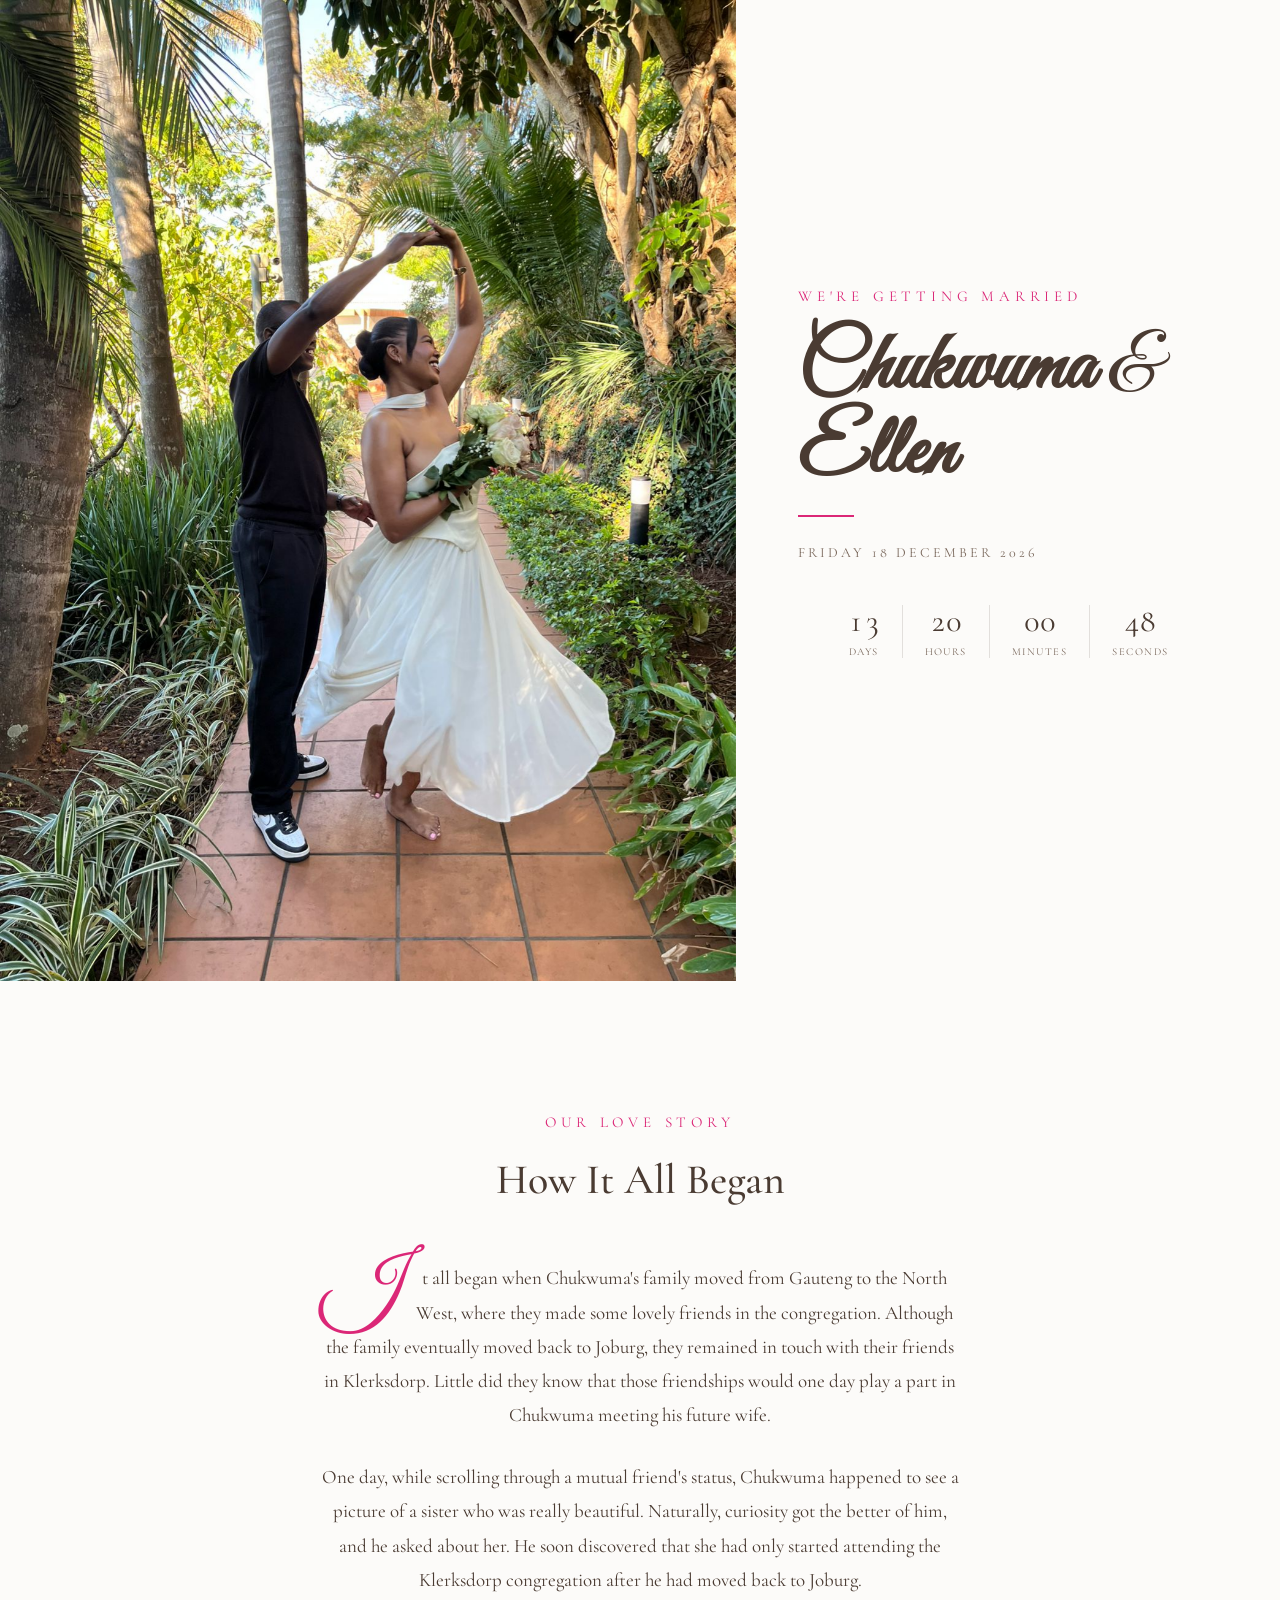
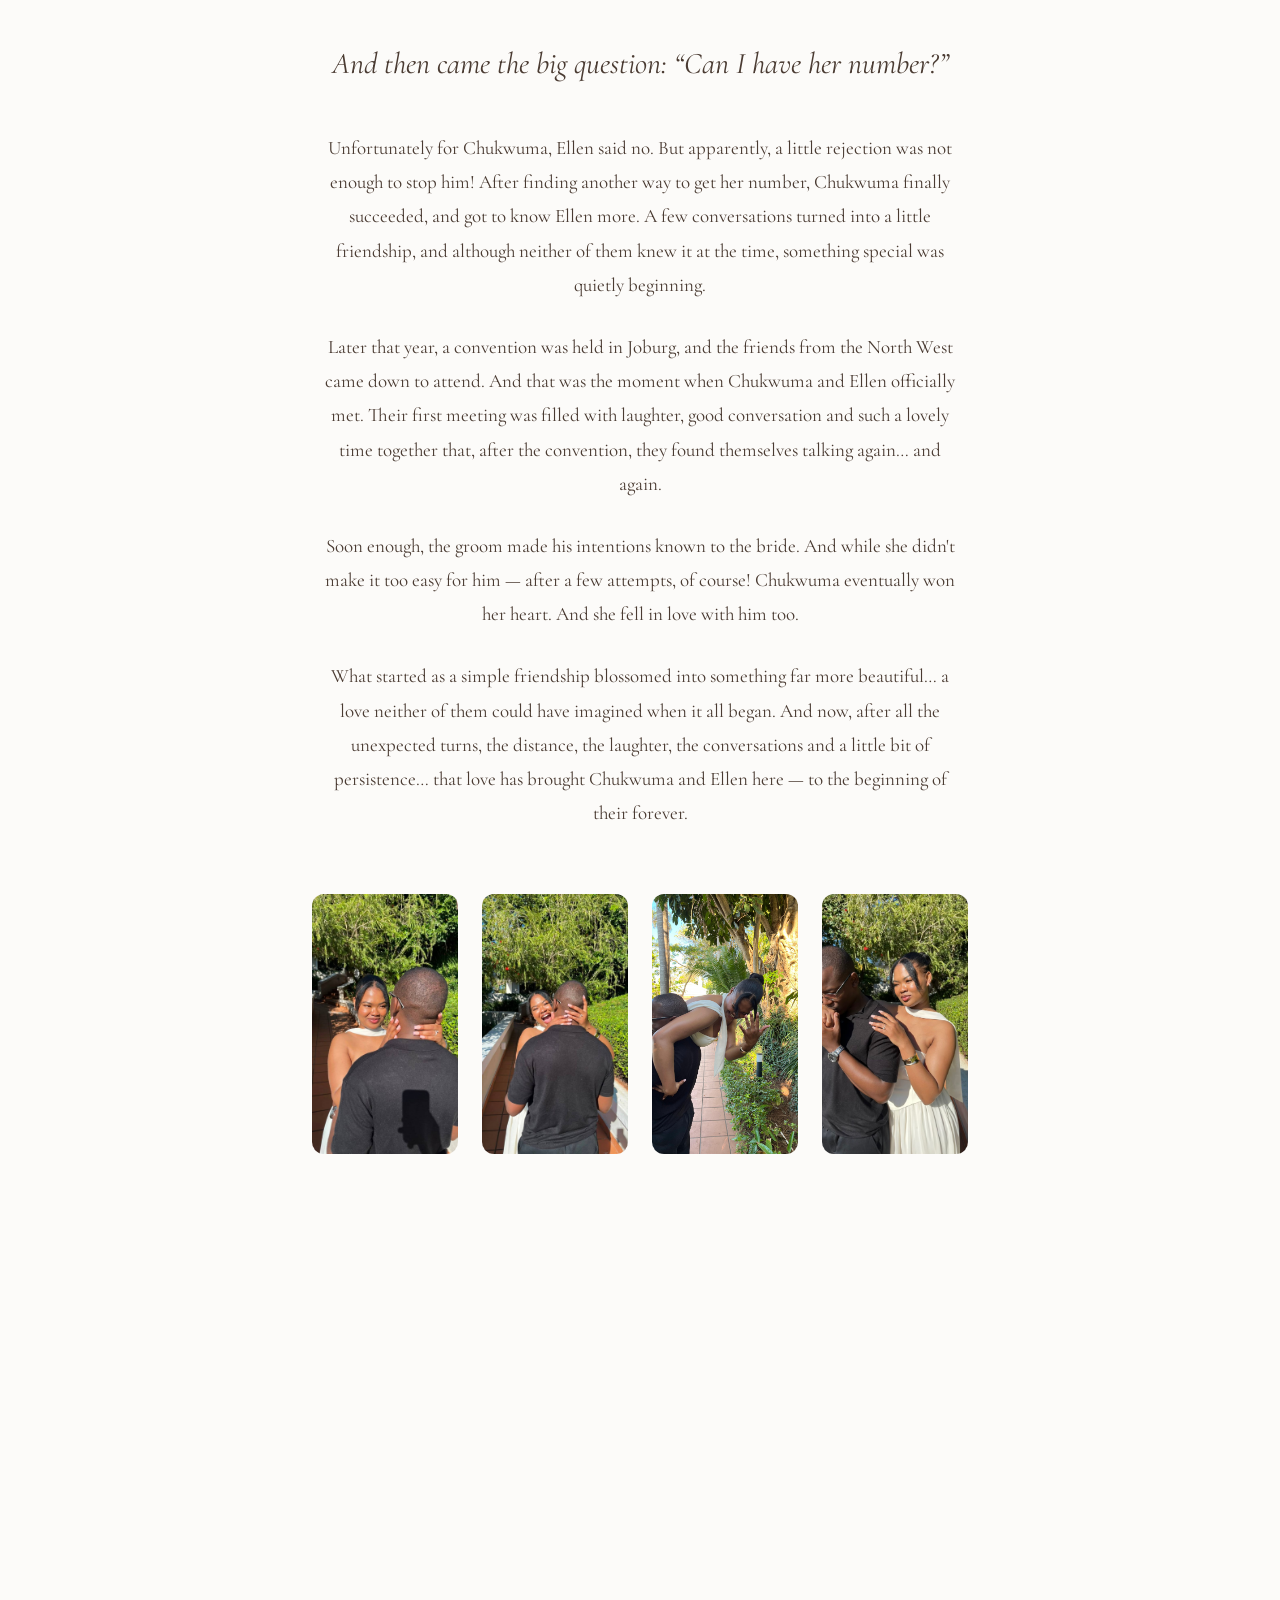
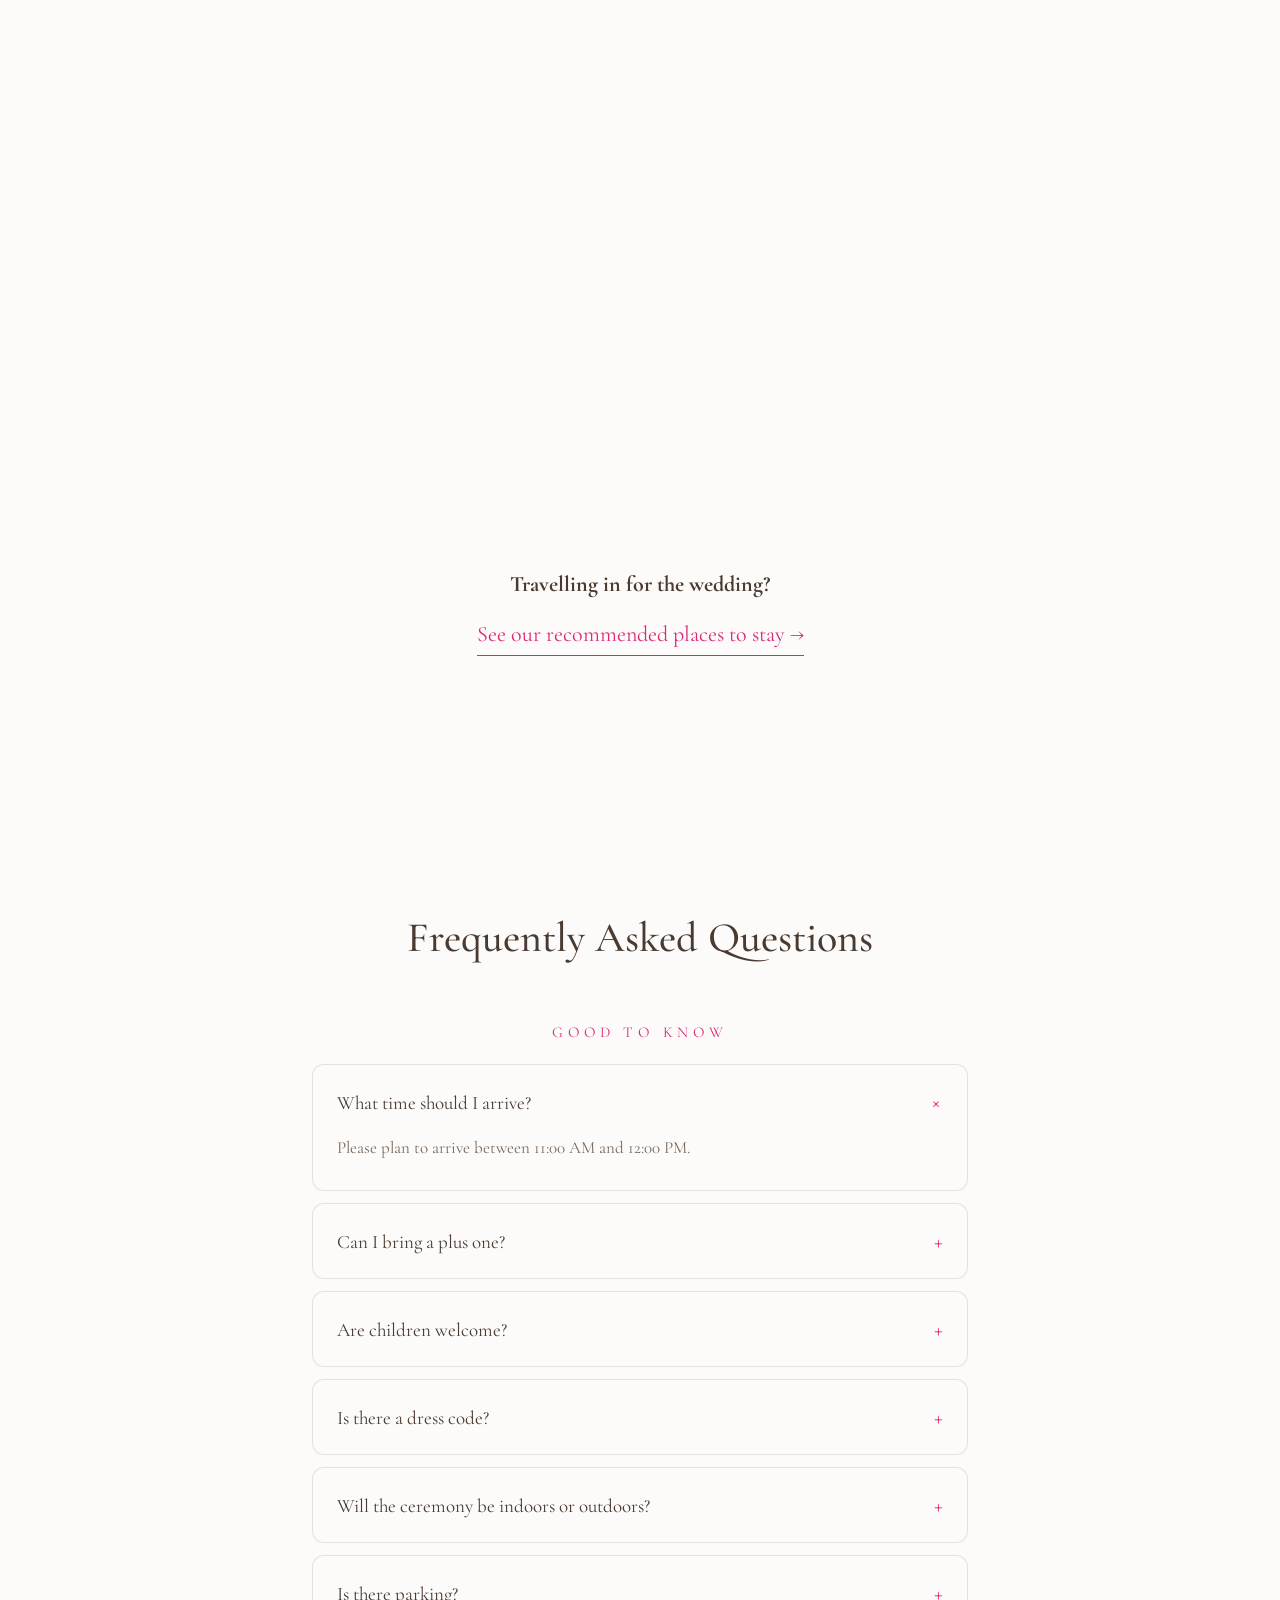
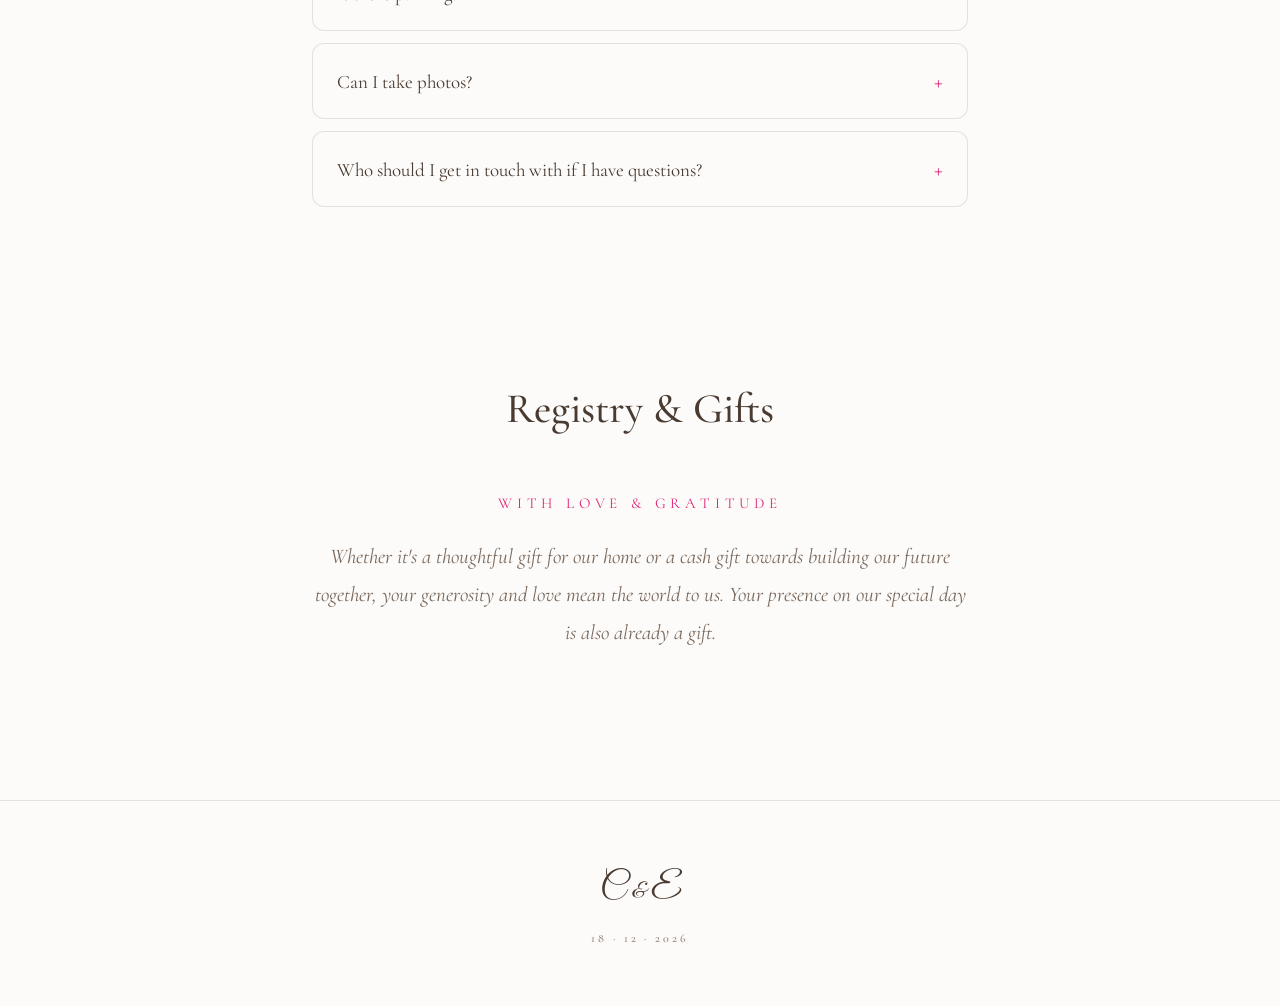
<file: wedding/index.html>
<!DOCTYPE html>
<html lang="en">
<head>
<meta charset="UTF-8">
<meta name="viewport" content="width=device-width, initial-scale=1.0">
<title>Chukwuma &amp; Ellen — 18 December 2026</title>
<meta name="description" content="Join Chukwuma and Ellen as they celebrate their wedding on 18 December 2026.">

<link rel="preconnect" href="https://fonts.googleapis.com">
<link rel="preconnect" href="https://fonts.gstatic.com" crossorigin>
<link href="https://fonts.googleapis.com/css2?family=Great+Vibes&family=Cormorant+Garamond:ital,wght@0,400;0,500;0,600;1,400&display=swap" rel="stylesheet">

<link rel="stylesheet" href="css/style.css">
</head>
<body>

<section class="hero" id="hero">
  <div class="hero__media">
    <img src="assets/images/hero-dance-twirl.jpg" alt="Chukwuma twirling Ellen as she dances in her wedding dress on a garden path" loading="eager">
  </div>
  <div class="hero__panel">
    <div class="hero__panel-inner">
      <p class="eyebrow hero__reveal" style="--d:0">We're Getting Married</p>
      <h1 class="hero__names hero__reveal" style="--d:1">Chukwuma <span class="amp">&amp;</span> Ellen</h1>
      <span class="hero__rule hero__reveal" style="--d:2"></span>
      <p class="hero__date hero__reveal" style="--d:2">Friday 18 December 2026</p>

      <div class="countdown hero__reveal" style="--d:3" data-countdown aria-live="polite">
        <div class="countdown__unit"><span class="countdown__value" data-days>00</span><span class="countdown__label">Days</span></div>
        <div class="countdown__unit"><span class="countdown__value" data-hours>00</span><span class="countdown__label">Hours</span></div>
        <div class="countdown__unit"><span class="countdown__value" data-minutes>00</span><span class="countdown__label">Minutes</span></div>
        <div class="countdown__unit"><span class="countdown__value" data-seconds>00</span><span class="countdown__label">Seconds</span></div>
      </div>
    </div>
  </div>
</section>

<main>

<!-- ================= OUR LOVE STORY ================= -->
<section class="section love-story" id="love-story">
  <div class="container container--narrow">
    <p class="eyebrow eyebrow--center reveal">Our Love Story</p>
    <h2 class="section-title section-title--center reveal">How It All Began</h2>

    <div class="prose reveal">
      <p class="prose__lead">It all began when Chukwuma's family moved from Gauteng to the North West, where they made some lovely friends in the congregation. Although the family eventually moved back to Joburg, they remained in touch with their friends in Klerksdorp. Little did they know that those friendships would one day play a part in Chukwuma meeting his future wife.</p>

      <p>One day, while scrolling through a mutual friend's status, Chukwuma happened to see a picture of a sister who was really beautiful. Naturally, curiosity got the better of him, and he asked about her. He soon discovered that she had only started attending the Klerksdorp congregation after he had moved back to Joburg.</p>

      <p class="prose__quote">And then came the big question: “Can I have her number?”</p>

      <p>Unfortunately for Chukwuma, Ellen said no. But apparently, a little rejection was not enough to stop him! After finding another way to get her number, Chukwuma finally succeeded, and got to know Ellen more. A few conversations turned into a little friendship, and although neither of them knew it at the time, something special was quietly beginning.</p>

      <p>Later that year, a convention was held in Joburg, and the friends from the North West came down to attend. And that was the moment when Chukwuma and Ellen officially met. Their first meeting was filled with laughter, good conversation and such a lovely time together that, after the convention, they found themselves talking again… and again.</p>

      <p>Soon enough, the groom made his intentions known to the bride. And while she didn't make it too easy for him — after a few attempts, of course! Chukwuma eventually won her heart. And she fell in love with him too.</p>

      <p>What started as a simple friendship blossomed into something far more beautiful… a love neither of them could have imagined when it all began. And now, after all the unexpected turns, the distance, the laughter, the conversations and a little bit of persistence… that love has brought Chukwuma and Ellen here — to the beginning of their forever.</p>
    </div>

    <div class="story-photos reveal">
      <figure class="story-photos__item">
        <img src="assets/images/engagement-candid-embrace.jpg" alt="Chukwuma and Ellen sharing a joyful embrace" loading="lazy">
      </figure>
      <figure class="story-photos__item">
        <img src="assets/images/engagement-candid-laugh.jpg" alt="Ellen laughing with Chukwuma" loading="lazy">
      </figure>
      <figure class="story-photos__item">
        <img src="assets/images/engagement-piggyback-ring.jpg" alt="Ellen showing off her engagement ring while Chukwuma carries her piggyback in a garden" loading="lazy">
      </figure>
      <figure class="story-photos__item">
        <img src="assets/images/engagement-hand-kiss.jpg" alt="Chukwuma kissing Ellen's hand as she rests it on his shoulder, showing her engagement ring" loading="lazy">
      </figure>
    </div>
  </div>
</section>

<!-- Proposal subsection -->
<section class="section proposal" id="proposal">
  <div class="container">
    <h2 class="section-title section-title--center reveal">The Proposal</h2>
    <p class="eyebrow eyebrow--center reveal">He Asked, She Said Yes…</p>
    <div class="proposal-grid reveal">
      <figure class="proposal-grid__item">
        <img src="assets/images/proposal-ring-roses.jpg" alt="Close-up of Ellen's engagement ring surrounded by red roses" loading="lazy">
      </figure>
      <figure class="proposal-grid__item">
        <img src="assets/images/proposal-arch-cheek-kiss.jpg" alt="Chukwuma kissing Ellen's cheek beneath the white floral heart arch, Ellen smiling with her engagement ring" loading="lazy">
      </figure>
      <figure class="proposal-grid__item">
        <img src="assets/images/proposal-bouquet-kiss.jpg" alt="Chukwuma and Ellen kissing, holding a bouquet of roses" loading="lazy">
      </figure>
      <figure class="proposal-grid__item">
        <img src="assets/images/proposal-arch-red-dress.jpg" alt="Chukwuma and Ellen smiling together beneath the floral arch, Ellen showing her engagement ring" loading="lazy">
      </figure>
    </div>

    <div class="traditional-ceremony reveal">
      <h2 class="section-title section-title--center">The Lobola</h2>
      <p class="traditional-ceremony__subtitle">The two families joined and became one</p>
      <div class="traditional-grid">
        <figure class="traditional-grid__item">
          <img src="assets/images/traditional-ceremony-kiss.jpg" alt="Chukwuma and Ellen sharing a kiss in matching traditional attire, Ellen holding a bouquet" loading="lazy">
        </figure>
        <figure class="traditional-grid__item">
          <img src="assets/images/traditional-ceremony-portrait.jpg" alt="Chukwuma and Ellen smiling together in matching traditional attire" loading="lazy">
        </figure>
      </div>
    </div>
  </div>
</section>


<!-- ================= WEDDING DETAILS ================= -->
<section class="section details" id="details">
  <div class="container">
    <h2 class="section-title section-title--center reveal">Wedding Details</h2>

    <div class="details-grid reveal">
      <div class="detail-card detail-card--combined">
        <div class="detail-card__section">
          <h3 class="detail-card__title">The Matrimony - Special Talk</h3>
          <p class="detail-card__time">13:00 – 14:00</p>
          <p class="detail-card__place">Kingdom Hall of Jehovah's Witnesses<br>Klipspruit West</p>
          <a href="#" class="detail-card__link">Join via Zoom (link shared closer to the date) →</a>
          <iframe class="detail-card__map" src="https://www.google.com/maps?q=Kingdom+Hall+of+Jehovah%27s+Witnesses%2C+Klipspruit+West%2C+Soweto&output=embed" title="Map showing Kingdom Hall of Jehovah's Witnesses, Klipspruit West" loading="lazy" referrerpolicy="no-referrer-when-downgrade"></iframe>
          <a href="https://www.google.com/maps/search/?api=1&query=Kingdom+Hall+of+Jehovah%27s+Witnesses+Klipspruit+West+Soweto" class="detail-card__link" target="_blank" rel="noopener">Get Directions →</a>
        </div>
        <div class="detail-card__divider" aria-hidden="true"></div>
        <div class="detail-card__section">
          <h3 class="detail-card__title">Wedding Reception</h3>
          <p class="detail-card__time">15:00 – 22:00</p>
          <p class="detail-card__place">Buena Vista Country Estate</p>
          <iframe class="detail-card__map" src="https://www.google.com/maps?q=Buena+Vista+Country+Estate&output=embed" title="Map showing Buena Vista Country Estate" loading="lazy" referrerpolicy="no-referrer-when-downgrade"></iframe>
          <a href="https://www.google.com/maps/search/?api=1&query=Buena+Vista+Country+Estate" class="detail-card__link" target="_blank" rel="noopener">Get Directions →</a>
        </div>
      </div>
    </div>

    <div class="dress-code reveal">
      <h3 class="dress-code__title">Dress Code</h3>
      <p class="dress-code__body">To complement our wedding aesthetic, we kindly ask our guests to wear elegant tones of champagne, beige, nude, blush pink, dusty rose, and soft taupe.</p>
      <div class="dress-code__swatches" aria-hidden="true">
        <span style="background:#F0E4D3"></span>
        <span style="background:#E3C9A6"></span>
        <span style="background:#E8CFC4"></span>
        <span style="background:#E4B7B2"></span>
        <span style="background:#C9A9A6"></span>
        <span style="background:#E8E2DB"></span>
      </div>
    </div>

    <p class="stays-cta reveal">Travelling in for the wedding?<br><a href="stays.html">See our recommended places to stay →</a></p>
  </div>
</section>

<!-- ================= FAQ ================= -->
<section class="section faq" id="faq">
  <div class="container container--narrow">
    <h2 class="section-title section-title--center reveal">Frequently Asked Questions</h2>
    <p class="eyebrow eyebrow--center reveal">Good To Know</p>

    <div class="faq-list reveal">
      <details class="faq-item" open>
        <summary>What time should I arrive?</summary>
        <p>Please plan to arrive between 11:00 AM and 12:00 PM.</p>
      </details>
      <details class="faq-item">
        <summary>Can I bring a plus one?</summary>
        <p>Due to limited venue capacity, we kindly ask that guests attend strictly with the person(s) named on their invitation. No additional plus-ones will be accommodated. Thank you for understanding and respecting our wishes.</p>
      </details>
      <details class="faq-item">
        <summary>Are children welcome?</summary>
        <p>Only those invited.</p>
      </details>
      <details class="faq-item">
        <summary>Is there a dress code?</summary>
        <p>Yes — please see the Wedding Details section above for our champagne, beige, nude, blush pink, dusty rose, and soft taupe palette.</p>
      </details>
      <details class="faq-item">
        <summary>Will the ceremony be indoors or outdoors?</summary>
        <p>Indoors.</p>
      </details>
      <details class="faq-item">
        <summary>Is there parking?</summary>
        <p>Yes.</p>
      </details>
      <details class="faq-item">
        <summary>Can I take photos?</summary>
        <p>Yes, of course.</p>
      </details>
      <!-- RSVP hidden for now: remove these comment markers to bring it back.
      <details class="faq-item">
        <summary>What happens if I RSVP late?</summary>
        <p>Please RSVP by the date indicated on your invitation. Unfortunately, late RSVPs cannot be guaranteed, as final numbers must be confirmed with our venue and caterers.</p>
      </details>
      -->
      <details class="faq-item">
        <summary>Who should I get in touch with if I have questions?</summary>
        <p>If you've got any questions, just get in touch with our brothers Frans (<a href="tel:0631429109" class="faq-item__contact">0631429109</a>) / Thabo (<a href="tel:0742145510" class="faq-item__contact">0742145510</a>).</p>
      </details>
    </div>
  </div>
</section>

<!-- ================= REGISTRY ================= -->
<section class="section registry" id="registry">
  <div class="container container--narrow">
    <h2 class="section-title section-title--center reveal">Registry &amp; Gifts</h2>
    <p class="eyebrow eyebrow--center reveal">With Love &amp; Gratitude</p>
    <p class="registry__body reveal">
      Whether it's a thoughtful gift for our home or a cash gift towards building our future together, your generosity and love mean the world to us. Your presence on our special day is also already a gift.
    </p>
  </div>
</section>

<!-- ================= RSVP CTA (hidden for now) =================
     To bring the RSVP back, delete this comment wrapper.
<section class="section rsvp-cta-section" id="rsvp">
  <div class="container container--narrow">
    <h2 class="section-title section-title--center reveal">RSVP</h2>
    <p class="eyebrow eyebrow--center reveal">Kindly Respond By 15 November 2026</p>
    <p class="rsvp-cta-section__body reveal">We can't wait to celebrate with you. Please let us know if you'll be joining us.</p>
    <a href="rsvp.html" class="btn btn--solid reveal">RSVP Now</a>
  </div>
</section>
================= end hidden RSVP ================= -->

</main>

<footer class="footer">
  <p class="footer__names">C <span class="amp">&amp;</span> E</p>
  <p class="footer__sub">18 · 12 · 2026</p>
</footer>

<script src="js/script.js"></script>
</body>
</html>
</file>
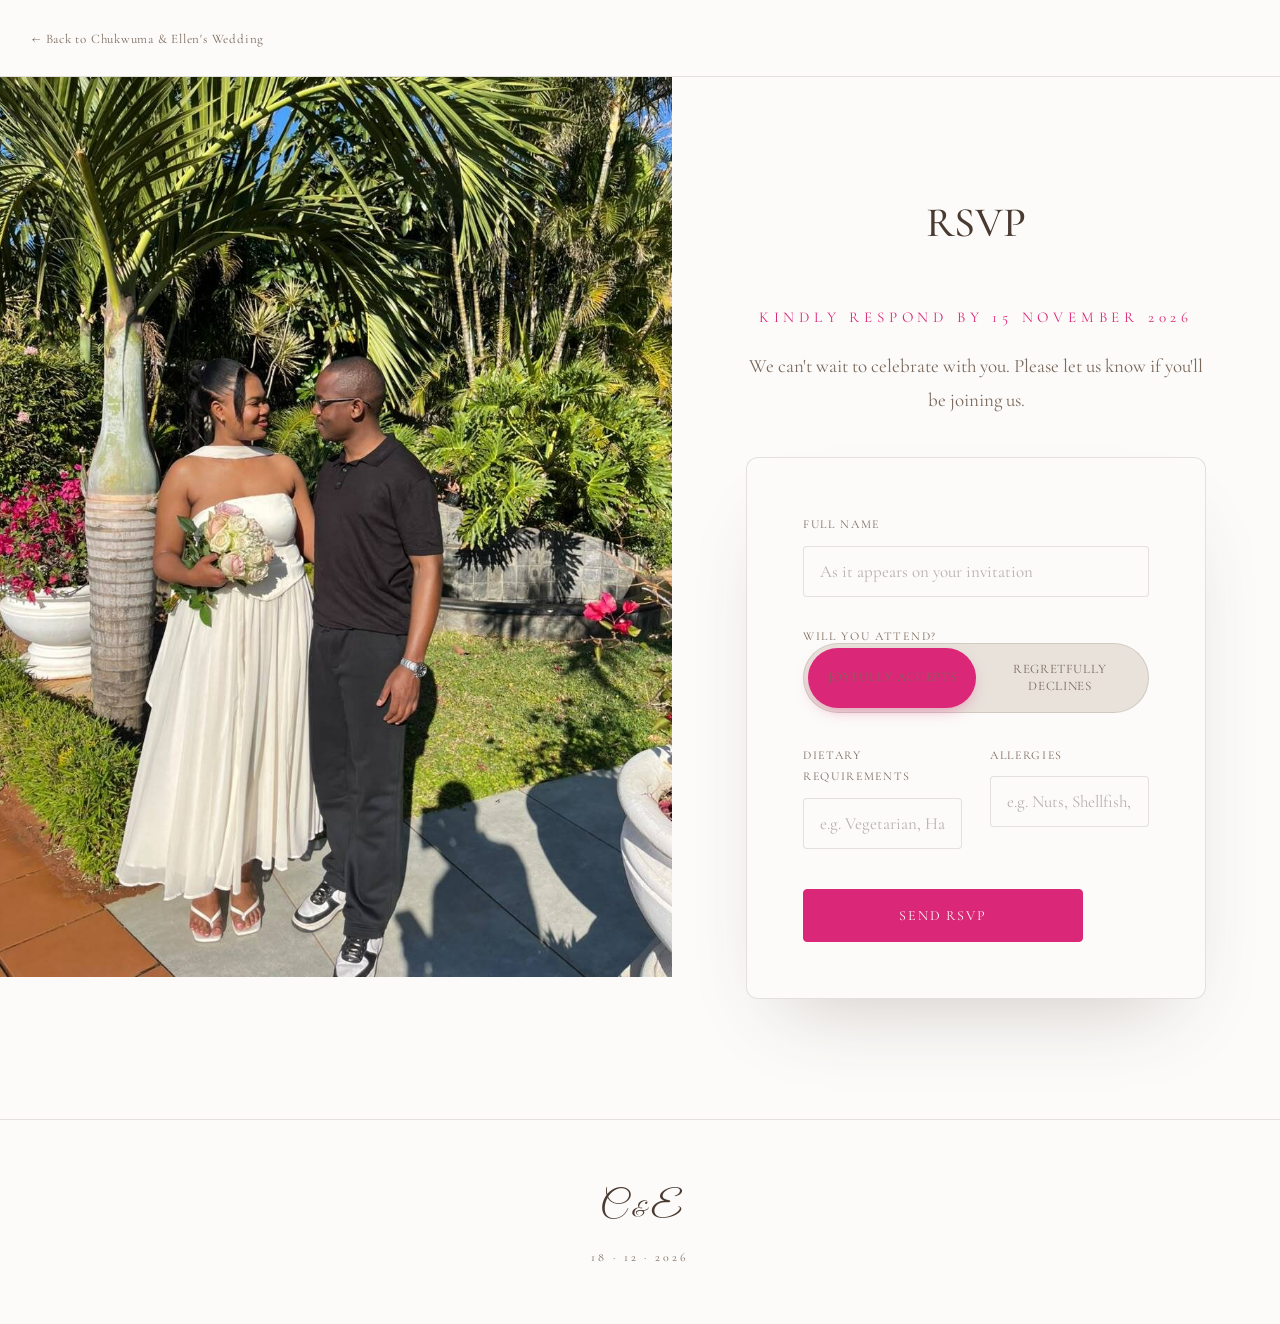
<file: wedding/rsvp.html>
<!DOCTYPE html>
<html lang="en">
<head>
<meta charset="UTF-8">
<meta name="viewport" content="width=device-width, initial-scale=1.0">
<title>RSVP — Chukwuma &amp; Ellen</title>
<meta name="description" content="RSVP for Chukwuma and Ellen's wedding on 18 December 2026.">

<link rel="preconnect" href="https://fonts.googleapis.com">
<link rel="preconnect" href="https://fonts.gstatic.com" crossorigin>
<link href="https://fonts.googleapis.com/css2?family=Great+Vibes&family=Cormorant+Garamond:ital,wght@0,400;0,500;0,600;1,400&display=swap" rel="stylesheet">

<link rel="stylesheet" href="css/style.css">
</head>
<body>

<header class="page-header">
  <a href="index.html" class="page-header__back">← Back to Chukwuma &amp; Ellen's Wedding</a>
</header>

<main>
  <section class="rsvp-page">
    <div class="rsvp-page__media">
      <div class="rsvp-page__media-inner">
        <img src="assets/images/engagement-garden.jpg" alt="Chukwuma and Ellen together in a garden setting" loading="lazy">
      </div>
    </div>

    <div class="rsvp-page__content">
      <div class="rsvp-page__inner">
        <h1 class="section-title section-title--center reveal">RSVP</h1>
        <p class="eyebrow eyebrow--center reveal">Kindly Respond By 15 November 2026</p>
        <p class="rsvp__intro reveal">We can't wait to celebrate with you. Please let us know if you'll be joining us.</p>

        <div class="rsvp-card reveal">
          <form class="rsvp-form" id="rsvp-form" action="https://api.web3forms.com/submit" method="POST">
            <input type="hidden" name="access_key" value="1d611bed-2a15-430d-aade-71f5cd6df699">
            <input type="hidden" name="subject" value="New RSVP — Chukwuma &amp; Ellen's Wedding">
            <input type="hidden" name="from_name" value="Chukwuma &amp; Ellen Wedding Website">
            <input type="hidden" name="redirect" id="rsvp-redirect" value="https://www.chuks-ellen.co.za/rsvp.html?sent=1">
            <input type="checkbox" name="botcheck" style="display:none" tabindex="-1" autocomplete="off">

            <div class="rsvp-form__field rsvp-form__field--full">
              <label for="guest-name">Full Name</label>
              <input type="text" id="guest-name" name="guest-name" placeholder="As it appears on your invitation" required>
            </div>

            <fieldset class="rsvp-form__field rsvp-form__field--full">
              <legend>Will you attend?</legend>
              <div class="rsvp-form__toggle">
                <label class="toggle-option"><input type="radio" name="attending" value="yes" required><span>Joyfully Accepts</span></label>
                <label class="toggle-option"><input type="radio" name="attending" value="no" required><span>Regretfully Declines</span></label>
              </div>
            </fieldset>

            <div class="rsvp-form__field">
              <label for="dietary">Dietary Requirements</label>
              <input type="text" id="dietary" name="dietary" placeholder="e.g. Vegetarian, Halal, none">
            </div>

            <div class="rsvp-form__field">
              <label for="allergies">Allergies</label>
              <input type="text" id="allergies" name="allergies" placeholder="e.g. Nuts, Shellfish, none">
            </div>

            <div class="rsvp-form__field rsvp-form__field--full rsvp-form__submit-row">
              <button type="submit" class="btn btn--solid">Send RSVP</button>
            </div>
          </form>

          <div class="rsvp-success" id="rsvp-success" hidden>
            <p>Thank you! Your RSVP has been received — we can't wait to celebrate with you.</p>
          </div>
        </div>
      </div>
    </div>
  </section>
</main>

<footer class="footer">
  <p class="footer__names">C <span class="amp">&amp;</span> E</p>
  <p class="footer__sub">18 · 12 · 2026</p>
</footer>

<script src="js/script.js"></script>
</body>
</html>
</file>
<file: wedding/css/style.css>
/* =========================================================
   Chukwuma & Ellen — Wedding Site
   ========================================================= */

:root {
  --warm-white: #FCFBF9;
  --espresso: #4A3B32;
  --pink: #DB2777;
  --taupe: #E8E2DB;

  --pink-deep: #BE185D;
  --espresso-soft: #7a685c;
  --line: rgba(74, 59, 50, 0.14);

  --font-script: 'Great Vibes', cursive;
  --font-heading: 'Cormorant Garamond', serif;
  --font-body: 'Cormorant Garamond', serif;
  --font-label: 'Cormorant Garamond', serif;

  --container-w: 1140px;
  --container-narrow-w: 720px;

  --radius-sm: 4px;
  --radius-md: 12px;

  --ease: cubic-bezier(0.22, 1, 0.36, 1);
}

@media (prefers-reduced-motion: reduce) {
  *, *::before, *::after { animation-duration: 0.001ms !important; animation-iteration-count: 1 !important; transition-duration: 0.001ms !important; scroll-behavior: auto !important; }
}

* { box-sizing: border-box; }
html { scroll-behavior: smooth; }

body {
  margin: 0;
  background: var(--warm-white);
  color: var(--espresso);
  font-family: var(--font-body);
  -webkit-font-smoothing: antialiased;
  overflow-x: hidden;
}

img { max-width: 100%; display: block; }
a { color: inherit; text-decoration: none; }

p, .rsvp-form label, .faq-item p {
  font-family: var(--font-body);
  font-size: 19px;
  line-height: 1.8;
}

.container {
  max-width: var(--container-w);
  margin: 0 auto;
  padding: 0 32px;
}
.container--narrow {
  max-width: var(--container-narrow-w);
  margin: 0 auto;
  padding: 0 32px;
}

.section { padding: 128px 0; }

.eyebrow {
  font-family: var(--font-label);
  font-size: 15px;
  letter-spacing: 0.32em;
  text-transform: uppercase;
  color: var(--pink);
  margin: 0 0 18px;
}
.eyebrow--center { text-align: center; }

.section-title {
  font-family: var(--font-heading);
  font-weight: 500;
  font-size: clamp(28px, 4vw, 42px);
  margin: 0 0 56px;
  color: var(--espresso);
  text-wrap: balance;
}
.section-title--center { text-align: center; }

.amp { font-family: var(--font-script); font-weight: 400; }

/* ---------- Buttons ---------- */
.btn {
  display: inline-block;
  padding: 17px 42px;
  font-family: var(--font-label);
  font-size: 14px;
  letter-spacing: 0.14em;
  text-transform: uppercase;
  border-radius: var(--radius-sm);
  border: 1px solid transparent;
  cursor: pointer;
  transition: all 0.35s var(--ease);
}
.btn--solid {
  background: var(--pink);
  color: var(--warm-white);
  border-color: var(--pink);
}
.btn--solid:hover { background: var(--pink-deep); border-color: var(--pink-deep); transform: translateY(-2px); }
.btn--solid:focus-visible { outline: 2px solid var(--pink-deep); outline-offset: 3px; }

/* =========================================================
   HERO
   ========================================================= */
.hero {
  position: relative;
  display: grid;
  grid-template-columns: 1.15fr 0.85fr;
  min-height: 100vh;
}
.hero__media { position: relative; overflow: hidden; }
.hero__media img {
  width: 100%; height: 100%; object-fit: cover; object-position: 50% 28%;
  transform: scale(1.06);
  animation: hero-media-in 1.6s var(--ease) forwards;
}
.hero__panel {
  display: flex;
  align-items: center;
  justify-content: center;
  background: var(--warm-white);
  padding: 72px 56px;
}
.hero__panel-inner { max-width: 420px; }

.hero__reveal {
  opacity: 0;
  transform: translateY(16px);
  animation: hero-reveal 0.9s var(--ease) forwards;
  animation-delay: calc(var(--d, 0) * 120ms + 200ms);
}
@keyframes hero-reveal { to { opacity: 1; transform: translateY(0); } }
@keyframes hero-media-in { to { transform: scale(1); } }

.hero__names {
  font-family: var(--font-script);
  font-size: clamp(56px, 6.5vw, 92px);
  line-height: 1;
  margin: 6px 0 20px;
  color: var(--espresso);
}
.hero__rule { display: inline-block; width: 56px; height: 2px; background: var(--pink); margin: 0 0 18px; }
.hero__date {
  font-family: var(--font-label);
  letter-spacing: 0.22em;
  text-transform: uppercase;
  font-size: 14px;
  color: var(--espresso-soft);
  margin: 0 0 40px;
}

/* ---------- Countdown ---------- */
.countdown { display: flex; justify-content: center; gap: 22px; margin: 0 0 40px; }
.countdown__unit { text-align: center; min-width: 52px; padding-right: 22px; border-right: 1px solid var(--line); }
.countdown__unit:last-child { border-right: none; padding-right: 0; }
.countdown__value {
  display: block;
  font-family: var(--font-heading);
  font-size: 32px;
  font-variant-numeric: tabular-nums;
  color: var(--espresso);
  line-height: 1;
}
.countdown__label {
  display: block;
  font-family: var(--font-label);
  font-size: 10.5px;
  letter-spacing: 0.14em;
  text-transform: uppercase;
  color: var(--espresso-soft);
  margin-top: 8px;
}

/* =========================================================
   PROSE (Love Story)
   ========================================================= */
.prose { max-width: 640px; margin: 0 auto 64px; }
.prose p { text-align: center; margin: 0 0 28px; }
.prose__lead::first-letter {
  font-family: var(--font-script);
  font-size: 4.6em;
  float: left;
  line-height: 0.68;
  padding: 0.08em 0.1em 0 0;
  color: var(--pink);
  font-weight: 400;
}
.prose__quote {
  font-family: var(--font-heading);
  font-style: italic;
  font-size: clamp(24px, 2.6vw, 30px);
  color: var(--espresso);
  margin: 40px 0 !important;
  text-align: center;
  text-wrap: balance;
}

.story-photos {
  display: grid;
  grid-template-columns: repeat(4, 1fr);
  gap: 24px;
  align-items: stretch;
}
.story-photos__item { margin: 0; overflow: hidden; border-radius: var(--radius-md); }
.story-photos__item img { width: 100%; height: 100%; object-fit: cover; min-height: 260px; transition: transform 0.7s var(--ease); }
.story-photos__item:hover img { transform: scale(1.045); }

/* =========================================================
   SHARED SECTIONS
   ========================================================= */
.love-story { background: var(--warm-white); }
.proposal { background: var(--warm-white); }
.details { background: var(--warm-white); }
.registry { background: var(--warm-white); padding-top: 48px; }
.faq { background: var(--warm-white); }

.proposal-grid {
  display: grid;
  grid-template-columns: repeat(4, 1fr);
  gap: 18px;
}
.proposal-grid__item { margin: 0; border-radius: var(--radius-md); overflow: hidden; box-shadow: 0 18px 40px -22px rgba(74,59,50,0.3); }
.proposal-grid__item img { width: 100%; aspect-ratio: 3/4; object-fit: cover; transition: transform 0.6s var(--ease); }
.proposal-grid__item:hover img { transform: scale(1.05); }

.traditional-ceremony { margin-top: 96px; text-align: center; }
.traditional-grid {
  display: grid;
  grid-template-columns: 1fr 1fr;
  gap: 24px;
  max-width: 640px;
  margin: 0 auto;
}
.traditional-grid__item { margin: 0; border-radius: var(--radius-md); overflow: hidden; box-shadow: 0 18px 40px -22px rgba(74,59,50,0.3); }
.traditional-grid__item img { width: 100%; aspect-ratio: 3/4; object-fit: cover; transition: transform 0.6s var(--ease); }
.traditional-grid__item:hover img { transform: scale(1.05); }
.traditional-ceremony__subtitle {
  margin: 0 0 18px;
  font-family: var(--font-label);
  font-size: 15px;
  letter-spacing: 0.32em;
  text-transform: uppercase;
  color: var(--pink);
}

/* Details */
.details-grid {
  display: grid;
  grid-template-columns: 1fr;
  margin-bottom: 64px;
}
.detail-card {
  padding: 46px 36px;
  background: var(--warm-white);
  box-shadow: 0 1px 0 var(--line), 0 24px 48px -32px rgba(74,59,50,0.22);
  text-align: center;
  transition: transform 0.4s var(--ease), box-shadow 0.4s var(--ease);
}
.detail-card:hover {
  transform: translateY(-6px);
  box-shadow: 0 1px 0 var(--line), 0 32px 56px -28px rgba(74,59,50,0.3);
}
.detail-card--combined {
  display: grid;
  grid-template-columns: 1fr auto 1fr;
  align-items: start;
  gap: 40px;
  max-width: 680px;
  margin: 0 auto;
}
.detail-card__divider { width: 1px; align-self: stretch; background: var(--line); }
.detail-card__title { font-family: var(--font-heading); font-size: 24px; margin: 0 0 10px; letter-spacing: 0.02em; }
.detail-card__time { font-family: var(--font-label); letter-spacing: 0.1em; color: var(--pink); margin: 0 0 12px; font-size: 15px; }
.detail-card__place { margin: 0 0 18px; color: var(--espresso-soft); font-size: 17px; }
.detail-card__link { display: inline-block; font-family: var(--font-label); font-size: 13px; letter-spacing: 0.04em; border-bottom: 1px solid var(--pink); color: var(--pink); padding-bottom: 2px; }
.detail-card__map {
  display: block;
  width: 100%;
  height: 200px;
  border: 0;
  border-radius: var(--radius-sm);
  margin: 18px 0 14px;
}

.dress-code { text-align: center; max-width: 600px; margin: 0 auto; }
.dress-code__title { font-family: var(--font-heading); font-size: 22px; margin: 0 0 14px; }
.dress-code__body { color: var(--espresso-soft); margin: 0 0 24px; }
.dress-code__swatches { display: flex; justify-content: center; gap: 10px; }
.dress-code__swatches span { width: 34px; height: 34px; border-radius: 50%; display: inline-block; border: 1px solid var(--line); }

.stays-cta {
  text-align: center;
  margin: 56px auto 0;
  font-family: var(--font-heading);
  font-size: 22px;
  font-weight: 700;
  color: var(--espresso);
}
.stays-cta a { display: inline-block; margin-top: 10px; font-weight: 400; color: var(--pink); border-bottom: 1px solid var(--pink); padding-bottom: 1px; }

/* Registry */
.registry__body { text-align: center; color: var(--espresso-soft); font-style: italic; font-size: 21px; }

/* =========================================================
   FAQ
   ========================================================= */
.faq-list { display: flex; flex-direction: column; gap: 12px; }
.faq-item {
  background: var(--warm-white);
  border: 1px solid var(--line);
  border-radius: var(--radius-md);
  padding: 6px 24px;
  transition: box-shadow 0.35s var(--ease), border-color 0.35s var(--ease);
}
.faq-item:hover { box-shadow: 0 16px 32px -22px rgba(74,59,50,0.28); border-color: rgba(74,59,50,0.24); }
.faq-item summary {
  padding: 18px 0;
  cursor: pointer;
  font-family: var(--font-heading);
  font-size: 19px;
  list-style: none;
  display: flex;
  justify-content: space-between;
  align-items: center;
  gap: 16px;
}
.faq-item summary::-webkit-details-marker { display: none; }
.faq-item summary::after {
  content: '+';
  font-family: var(--font-label);
  font-size: 22px;
  color: var(--pink);
  transition: transform 0.3s var(--ease);
  flex-shrink: 0;
}
.faq-item[open] summary::after { transform: rotate(45deg); }
.faq-item p { margin: 0 0 20px; color: var(--espresso-soft); font-size: 17px; }
.faq-item__contact { color: var(--pink); border-bottom: 1px solid var(--pink); padding-bottom: 1px; white-space: nowrap; }

/* ---------- RSVP CTA (homepage closing banner) ---------- */
.rsvp-cta-section { text-align: center; }
.rsvp-cta-section__body { max-width: 460px; margin: 0 auto 40px; color: var(--espresso-soft); }

/* =========================================================
   RSVP
   ========================================================= */
.rsvp__intro { text-align: center; color: var(--espresso-soft); margin: 0 0 48px; }

.rsvp-card {
  background: var(--warm-white);
  border: 1px solid var(--line);
  border-radius: var(--radius-md);
  box-shadow: 0 40px 80px -40px rgba(74,59,50,0.28);
  padding: 56px;
}

.rsvp-form { display: grid; grid-template-columns: 1fr 1fr; gap: 32px 28px; }
.rsvp-form[hidden] { display: none; }
.rsvp-form__field { display: flex; flex-direction: column; gap: 10px; min-width: 0; }
.rsvp-form__field--full { grid-column: 1 / -1; }
.rsvp-form input[type="text"] { min-width: 0; }

.rsvp-form label, .rsvp-form legend {
  font-family: var(--font-label);
  font-size: 12px;
  letter-spacing: 0.14em;
  text-transform: uppercase;
  color: var(--espresso-soft);
  padding: 0;
}
.rsvp-form fieldset { border: none; margin: 0; padding: 0; display: flex; flex-direction: column; gap: 10px; }
.rsvp-form input[type="text"] {
  border: 1px solid var(--line);
  border-radius: var(--radius-sm);
  background: var(--warm-white);
  padding: 14px 16px;
  font-family: var(--font-body);
  font-size: 17px;
  color: var(--espresso);
  transition: border-color 0.2s var(--ease);
}
.rsvp-form input[type="text"]::placeholder { color: rgba(74,59,50,0.38); }
.rsvp-form input[type="text"]:focus { outline: none; border-color: var(--pink); }

.rsvp-form__toggle {
  position: relative;
  display: flex;
  border: 1px solid var(--line);
  border-radius: 999px;
  padding: 4px;
  background: var(--taupe);
}
.rsvp-form__toggle::before {
  content: '';
  position: absolute;
  top: 4px;
  bottom: 4px;
  left: 4px;
  width: calc(50% - 4px);
  border-radius: 999px;
  background: var(--pink);
  box-shadow: 0 6px 16px -6px rgba(219,39,119,0.5);
  transition: transform 0.4s var(--ease);
}
.rsvp-form__toggle:has(.toggle-option:last-child input:checked)::before {
  transform: translateX(100%);
}
.rsvp-form .toggle-option {
  position: relative;
  z-index: 1;
  flex: 1;
  display: flex;
  align-items: center;
  justify-content: center;
  gap: 8px;
  padding: 13px 12px;
  border-radius: 999px;
  cursor: pointer;
  font-family: var(--font-label);
  font-size: 13px;
  line-height: 1.3;
  letter-spacing: 0.05em;
  text-transform: uppercase;
  color: var(--espresso-soft);
  text-align: center;
  transition: color 0.3s var(--ease);
}
.toggle-option input {
  position: absolute;
  width: 1px;
  height: 1px;
  opacity: 0;
  pointer-events: none;
}
.rsvp-form .toggle-option:has(input:checked) { color: var(--warm-white); }

.rsvp-form__submit-row { display: flex; justify-content: center; margin-top: 8px; }
.rsvp-form__submit-row .btn { width: 100%; max-width: 280px; }

.rsvp-success p {
  margin: 0;
  padding: 8px;
  text-align: center;
  font-family: var(--font-body);
  font-size: 19px;
}

/* ---------- RSVP page (split layout) ---------- */
.rsvp-page {
  display: grid;
  grid-template-columns: 1.05fr 0.95fr;
}
.rsvp-page__media { position: relative; }
.rsvp-page__media-inner {
  position: sticky;
  top: 0;
  height: 100vh;
  overflow: hidden;
}
.rsvp-page__media-inner img { width: 100%; height: 100%; object-fit: cover; object-position: 50% 20%; }
.rsvp-page__content {
  background: var(--warm-white);
  padding: 120px 56px;
  display: flex;
  justify-content: center;
}
.rsvp-page__inner { width: 100%; max-width: 460px; }
.rsvp-page__inner .rsvp__intro { margin: 0 0 40px; }

/* =========================================================
   FOOTER
   ========================================================= */
.footer {
  background: var(--warm-white);
  border-top: 1px solid var(--line);
  color: var(--espresso);
  text-align: center;
  padding: 56px 24px;
}
.footer__names { font-family: var(--font-script); font-size: 36px; margin: 0 0 6px; }
.footer__names .amp { font-size: 0.6em; }
.footer__sub { font-family: var(--font-label); font-size: 12px; letter-spacing: 0.24em; color: var(--espresso-soft); margin: 0; }

/* =========================================================
   STAYS PAGE
   ========================================================= */
.page-header { padding: 28px 32px; border-bottom: 1px solid var(--line); }
.page-header__back {
  font-family: var(--font-label);
  font-size: 13px;
  letter-spacing: 0.06em;
  color: var(--espresso-soft);
  display: inline-flex;
  align-items: center;
  gap: 8px;
  transition: color 0.2s var(--ease);
}
.page-header__back:hover { color: var(--pink); }

.stays-hero { text-align: center; padding-top: 100px; }
.stays-hero__intro { max-width: 620px; margin: 0 auto 0; text-align: center; color: var(--espresso-soft); }

.stays-grid { display: grid; grid-template-columns: repeat(3, 1fr); gap: 28px; margin-top: 64px; }
.stay-card { border: 1px solid var(--line); border-radius: var(--radius-md); overflow: hidden; display: flex; flex-direction: column; transition: transform 0.4s var(--ease), box-shadow 0.4s var(--ease); }
.stay-card:hover { transform: translateY(-6px); box-shadow: 0 28px 48px -28px rgba(74,59,50,0.28); }
.stay-card__gallery {
  position: relative;
  aspect-ratio: 4/3;
  display: flex;
  overflow-x: auto;
  scroll-snap-type: x mandatory;
  -webkit-overflow-scrolling: touch;
  background: linear-gradient(155deg, var(--taupe), #f2ede6);
  border-bottom: 1px solid var(--line);
}
.stay-card__gallery::before {
  content: attr(data-fallback);
  position: absolute;
  inset: 0;
  display: flex;
  align-items: center;
  justify-content: center;
  font-family: var(--font-script);
  font-size: 34px;
  color: var(--espresso-soft);
  opacity: 0.6;
  pointer-events: none;
}
.stay-card__gallery img {
  position: relative;
  z-index: 1;
  flex: 0 0 100%;
  scroll-snap-align: start;
  width: 100%;
  height: 100%;
  object-fit: cover;
}
.stay-card__body { padding: 26px 28px 30px; display: flex; flex-direction: column; gap: 10px; flex: 1; }
.stay-card__tier { font-family: var(--font-label); font-size: 11px; letter-spacing: 0.14em; text-transform: uppercase; color: var(--pink); }
.stay-card__name { font-family: var(--font-heading); font-size: 22px; margin: 0; }
.stay-card__distance { color: var(--espresso-soft); font-size: 15px; margin: 0 0 6px; }
.stay-card__link {
  margin-top: auto;
  font-family: var(--font-label);
  font-size: 13px;
  letter-spacing: 0.04em;
  border-bottom: 1px solid var(--pink);
  color: var(--pink);
  align-self: flex-start;
  padding-bottom: 2px;
}

.stays-note {
  max-width: 620px;
  margin: 56px auto 0;
  text-align: center;
  padding: 28px 32px;
  background: var(--warm-white);
  border: 1px solid var(--line);
  border-radius: var(--radius-md);
  color: var(--espresso-soft);
  font-size: 16px;
}

/* =========================================================
   SCROLL REVEAL
   ========================================================= */
.reveal { opacity: 0; transform: translateY(24px); transition: opacity 0.8s var(--ease), transform 0.8s var(--ease); }
.reveal.is-visible { opacity: 1; transform: translateY(0); }

.details-grid .detail-card,
.faq-list .faq-item {
  opacity: 0;
  transform: translateY(20px);
  transition: opacity 0.7s var(--ease), transform 0.7s var(--ease);
}
.details-grid .detail-card.is-visible,
.faq-list .faq-item.is-visible { opacity: 1; transform: translateY(0); }
.faq-list .faq-item:nth-child(2) { transition-delay: 60ms; }
.faq-list .faq-item:nth-child(3) { transition-delay: 120ms; }
.faq-list .faq-item:nth-child(4) { transition-delay: 180ms; }
.faq-list .faq-item:nth-child(5) { transition-delay: 240ms; }
.faq-list .faq-item:nth-child(6) { transition-delay: 300ms; }
.faq-list .faq-item:nth-child(7) { transition-delay: 360ms; }
.faq-list .faq-item:nth-child(8) { transition-delay: 420ms; }
.faq-list .faq-item:nth-child(9) { transition-delay: 480ms; }

/* =========================================================
   RESPONSIVE
   ========================================================= */
@media (max-width: 860px) {
  .section { padding: 88px 0; }

  /* Mobile hero: text overlaid on the photo (poster style), instead of stacked below it */
  .hero {
    grid-template-columns: 1fr;
    grid-template-rows: 1fr;
    min-height: 100svh;
  }
  .hero__media { grid-column: 1; grid-row: 1; min-height: 100%; }
  .hero__media::after {
    content: '';
    position: absolute;
    inset: 0;
    background: linear-gradient(180deg, rgba(74,59,50,0.05) 0%, rgba(74,59,50,0.2) 45%, rgba(28,20,15,0.82) 100%);
  }
  .hero__panel {
    grid-column: 1;
    grid-row: 1;
    position: relative;
    z-index: 1;
    background: transparent;
    align-items: flex-end;
    justify-content: center;
    padding: 24px 28px 64px;
    text-align: center;
  }
  .hero__panel-inner { max-width: 420px; }
  .hero__panel .eyebrow { color: var(--warm-white); opacity: 0.92; }
  .hero__panel .hero__names { color: var(--warm-white); }
  .hero__panel .hero__date { color: rgba(252,251,249,0.85); }
  .hero__panel .countdown__unit { border-right-color: rgba(252,251,249,0.28); }
  .hero__panel .countdown__value { color: var(--warm-white); }
  .hero__panel .countdown__label { color: rgba(252,251,249,0.72); }

  .story-photos { grid-template-columns: repeat(2, 1fr); }
  .proposal-grid { grid-template-columns: repeat(2, 1fr); }
  .traditional-grid { grid-template-columns: 1fr; max-width: 320px; }
  .traditional-ceremony { margin-top: 72px; }
  .detail-card--combined { grid-template-columns: 1fr; gap: 28px; }
  .detail-card__divider { width: 60%; height: 1px; margin: 0 auto; }
  .rsvp-card { padding: 36px 24px; }
  .rsvp-form { grid-template-columns: 1fr; }
  .rsvp-page { grid-template-columns: 1fr; }
  .rsvp-page__media-inner { position: static; height: 50vh; }
  .rsvp-page__content { padding: 56px 24px 72px; }
  .stays-grid { grid-template-columns: 1fr; }
  .stays-hero { padding-top: 56px; }
}

@media (max-width: 520px) {
  .countdown { gap: 12px; }
  .countdown__unit { min-width: 44px; padding-right: 12px; }
  .countdown__value { font-size: 24px; }
  .proposal-grid { grid-template-columns: 1fr 1fr; }
  .rsvp-form .toggle-option { font-size: 11px; letter-spacing: 0.02em; padding: 13px 6px; }
}
</file>
